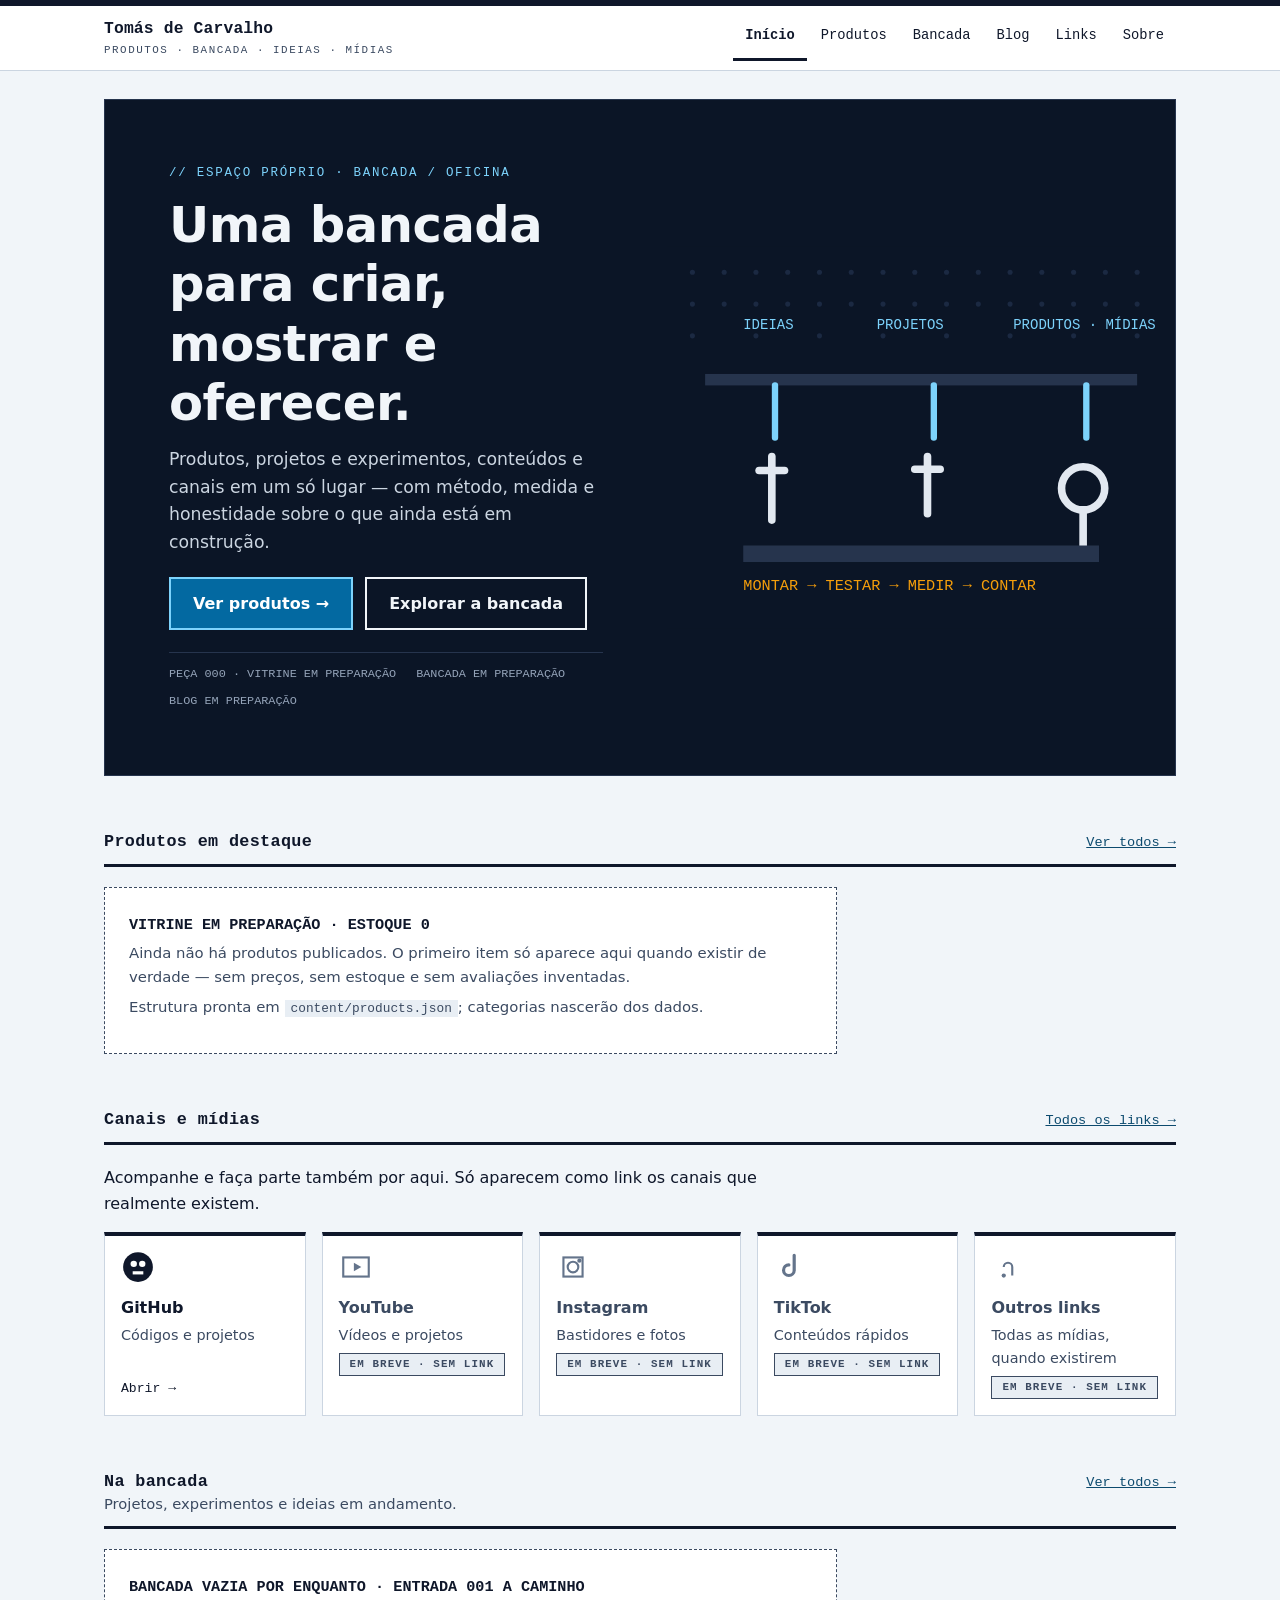
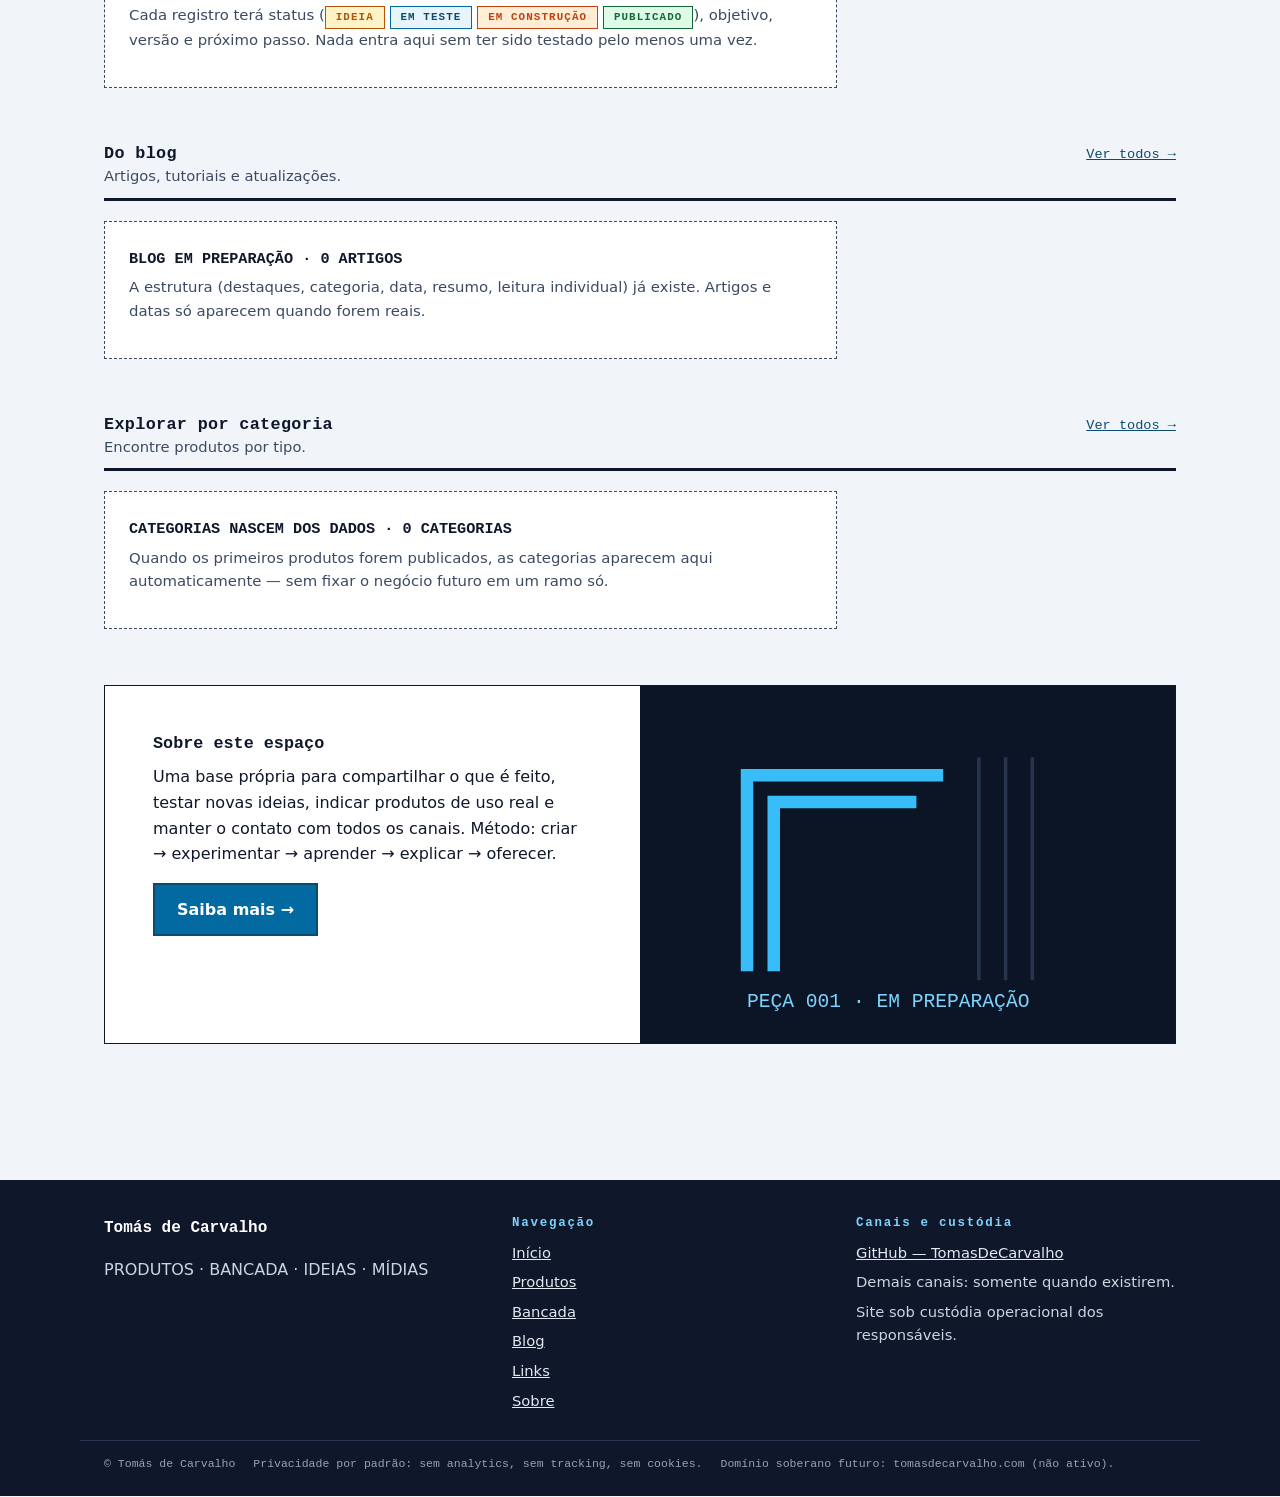
<file: index.html>
<!doctype html>
<html lang="pt-BR">
<head>
<meta charset="utf-8">
<meta name="viewport" content="width=device-width,initial-scale=1">
<title>Tomás de Carvalho — Uma bancada para criar, mostrar e oferecer</title>
<meta name="description" content="Espaço próprio de Tomás de Carvalho: produtos, projetos e experimentos da bancada, conteúdos e canais. Criar, experimentar, aprender, explicar e oferecer.">
<!-- CANONICAL-BASE transitória: aponta a publicação provisória vigente (SPEC-0002/ADR-0002). Na migração, trocar a base para https://tomasdecarvalho.com/ em todas as páginas. -->
<link rel="canonical" href="https://tomasdecarvalho.github.io/">
<meta property="og:type" content="website">
<meta property="og:locale" content="pt_BR">
<meta property="og:site_name" content="Tomás de Carvalho">
<meta property="og:title" content="Tomás de Carvalho — Uma bancada para criar, mostrar e oferecer">
<meta property="og:description" content="Produtos, projetos e experimentos da bancada, conteúdos e canais em um só lugar.">
<meta property="og:url" content="https://tomasdecarvalho.github.io/">
<meta name="theme-color" content="#0f172a">
<link rel="icon" type="image/svg+xml" href="assets/favicon.svg">
<link rel="stylesheet" href="assets/styles.css">
<script src="assets/site.js" defer></script>
</head>
<body>
<a class="skip" href="#conteudo">Pular para o conteúdo</a>
<header class="topbar">
<div class="topbar-in">
<p class="brand"><a href="/">Tomás de Carvalho<small>PRODUTOS · BANCADA · IDEIAS · MÍDIAS</small></a></p>
<button class="menu-btn" type="button" aria-expanded="false" aria-controls="nav-principal">☰ Menu</button>
<nav class="nav-main" id="nav-principal" aria-label="Principal">
<a href="/" aria-current="page">Início</a>
<a href="/produtos/">Produtos</a>
<a href="/bancada/">Bancada</a>
<a href="/blog/">Blog</a>
<a href="/links/">Links</a>
<a href="/sobre/">Sobre</a>
</nav>
</div>
</header>
<div class="wrap">
<main id="conteudo">

<section class="hero" aria-labelledby="t-hero">
<div class="hero-copy">
<p class="eyebrow">// ESPAÇO PRÓPRIO · BANCADA / OFICINA</p>
<h1 id="t-hero">Uma bancada para criar, mostrar e oferecer.</h1>
<p class="lead">Produtos, projetos e experimentos, conteúdos e canais em um só lugar — com método, medida e honestidade sobre o que ainda está em construção.</p>
<p class="cta-row">
<a class="btn" href="/produtos/">Ver produtos →</a>
<a class="btn ghost" href="/bancada/">Explorar a bancada</a>
</p>
<p class="hero-meta"><span>PEÇA 000 · VITRINE EM PREPARAÇÃO</span><span>BANCADA EM PREPARAÇÃO</span><span>BLOG EM PREPARAÇÃO</span></p>
</div>
<figure class="hero-art" aria-label="Ilustração original: parede de bancada com ferramentas geométricas e etiquetas de seção">
<svg viewBox="0 0 800 600" role="img" aria-hidden="true" focusable="false" preserveAspectRatio="xMidYMid meet">
<rect width="800" height="600" fill="#0b1526"/>
<g fill="#1b2942"><circle cx="40" cy="40" r="4"/><circle cx="90" cy="40" r="4"/><circle cx="140" cy="40" r="4"/><circle cx="190" cy="40" r="4"/><circle cx="240" cy="40" r="4"/><circle cx="290" cy="40" r="4"/><circle cx="340" cy="40" r="4"/><circle cx="390" cy="40" r="4"/><circle cx="440" cy="40" r="4"/><circle cx="490" cy="40" r="4"/><circle cx="540" cy="40" r="4"/><circle cx="590" cy="40" r="4"/><circle cx="640" cy="40" r="4"/><circle cx="690" cy="40" r="4"/><circle cx="740" cy="40" r="4"/><circle cx="40" cy="90" r="4"/><circle cx="90" cy="90" r="4"/><circle cx="140" cy="90" r="4"/><circle cx="190" cy="90" r="4"/><circle cx="240" cy="90" r="4"/><circle cx="290" cy="90" r="4"/><circle cx="340" cy="90" r="4"/><circle cx="390" cy="90" r="4"/><circle cx="440" cy="90" r="4"/><circle cx="490" cy="90" r="4"/><circle cx="540" cy="90" r="4"/><circle cx="590" cy="90" r="4"/><circle cx="640" cy="90" r="4"/><circle cx="690" cy="90" r="4"/><circle cx="740" cy="90" r="4"/><circle cx="40" cy="140" r="4"/><circle cx="140" cy="140" r="4"/><circle cx="240" cy="140" r="4"/><circle cx="340" cy="140" r="4"/><circle cx="440" cy="140" r="4"/><circle cx="540" cy="140" r="4"/><circle cx="640" cy="140" r="4"/><circle cx="740" cy="140" r="4"/></g>
<rect x="60" y="200" width="680" height="18" fill="#26344d"/>
<g stroke="#7dd3fc" stroke-width="10" stroke-linecap="round"><line x1="170" y1="218" x2="170" y2="300"/><line x1="420" y1="218" x2="420" y2="300"/><line x1="660" y1="218" x2="660" y2="300"/></g>
<g fill="none" stroke="#e2e8f0" stroke-width="12" stroke-linecap="round">
<line x1="165" y1="330" x2="165" y2="430"/><line x1="145" y1="352" x2="185" y2="352"/>
<path d="M410 330 v90 M390 350 h40"/>
<circle cx="655" cy="380" r="34"/><line x1="655" y1="414" x2="655" y2="470"/>
</g>
<rect x="120" y="470" width="560" height="26" fill="#26344d"/>
<g font-family="ui-monospace,Menlo,Consolas,monospace" font-size="22" fill="#7dd3fc">
<text x="120" y="130">IDEIAS</text><text x="330" y="130">PROJETOS</text><text x="545" y="130">PRODUTOS · MÍDIAS</text>
</g>
<g font-family="ui-monospace,Menlo,Consolas,monospace" font-size="24" fill="#f59e0b">
<text x="120" y="540">MONTAR → TESTAR → MEDIR → CONTAR</text>
</g>
</svg>
</figure>
</section>

<section class="section" aria-labelledby="t-prod">
<div class="section-head"><h2 id="t-prod">Produtos em destaque</h2><a class="more" href="/produtos/">Ver todos →</a></div>
<div class="empty" role="status">
<h3>VITRINE EM PREPARAÇÃO · ESTOQUE 0</h3>
<p>Ainda não há produtos publicados. O primeiro item só aparece aqui quando existir de verdade — sem preços, sem estoque e sem avaliações inventadas.</p>
<p>Estrutura pronta em <code>content/products.json</code>; categorias nascerão dos dados.</p>
</div>
</section>

<section class="section" aria-labelledby="t-hub">
<div class="section-head"><h2 id="t-hub">Canais e mídias</h2><a class="more" href="/links/">Todos os links →</a></div>
<p>Acompanhe e faça parte também por aqui. Só aparecem como link os canais que realmente existem.</p>
<div class="hub">
<article class="card"><a class="card-hit" href="https://github.com/TomasDeCarvalho" rel="me"><svg class="glyph" viewBox="0 0 32 32" aria-hidden="true" focusable="false"><circle cx="16" cy="16" r="14" fill="#0f172a"/><circle cx="12" cy="13" r="3" fill="#fff"/><circle cx="20" cy="13" r="3" fill="#fff"/><rect x="11" y="20" width="10" height="3" fill="#fff"/></svg><div class="card-body"><h3>GitHub</h3><p>Códigos e projetos</p><span class="card-link">Abrir →</span></div></a></article>
<article class="card inactive"><svg class="glyph" viewBox="0 0 32 32" aria-hidden="true" focusable="false"><rect x="4" y="7" width="24" height="18" fill="none" stroke="#64748b" stroke-width="2"/><polygon points="14,12 14,20 21,16" fill="#64748b"/></svg><div class="card-body"><h3>YouTube</h3><p>Vídeos e projetos</p><span class="chip st-soon">EM BREVE · SEM LINK</span></div></article>
<article class="card inactive"><svg class="glyph" viewBox="0 0 32 32" aria-hidden="true" focusable="false"><rect x="7" y="7" width="18" height="18" fill="none" stroke="#64748b" stroke-width="2"/><circle cx="16" cy="16" r="5" fill="none" stroke="#64748b" stroke-width="2"/><circle cx="22" cy="10" r="2" fill="#64748b"/></svg><div class="card-body"><h3>Instagram</h3><p>Bastidores e fotos</p><span class="chip st-soon">EM BREVE · SEM LINK</span></div></article>
<article class="card inactive"><svg class="glyph" viewBox="0 0 32 32" aria-hidden="true" focusable="false"><path d="M19 5v14a5 5 0 1 1-5-5" fill="none" stroke="#64748b" stroke-width="3" stroke-linecap="round"/></svg><div class="card-body"><h3>TikTok</h3><p>Conteúdos rápidos</p><span class="chip st-soon">EM BREVE · SEM LINK</span></div></article>
<article class="card inactive"><svg class="glyph" viewBox="0 0 32 32" aria-hidden="true" focusable="false"><path d="M12 16a4 4 0 0 1 8 0v8" fill="none" stroke="#64748b" stroke-width="2"/><circle cx="12" cy="24" r="2" fill="#64748b"/></svg><div class="card-body"><h3>Outros links</h3><p>Todas as mídias, quando existirem</p><span class="chip st-soon">EM BREVE · SEM LINK</span></div></article>
</div>
</section>

<section class="section" aria-labelledby="t-bench">
<div class="section-head"><div><h2 id="t-bench">Na bancada</h2><p>Projetos, experimentos e ideias em andamento.</p></div><a class="more" href="/bancada/">Ver todos →</a></div>
<div class="empty" role="status">
<h3>BANCADA VAZIA POR ENQUANTO · ENTRADA 001 A CAMINHO</h3>
<p>Cada registro terá status (<span class="chip st-ideia">IDEIA</span> <span class="chip st-teste">EM TESTE</span> <span class="chip st-obra">EM CONSTRUÇÃO</span> <span class="chip st-pub">PUBLICADO</span>), objetivo, versão e próximo passo. Nada entra aqui sem ter sido testado pelo menos uma vez.</p>
</div>
</section>

<section class="section" aria-labelledby="t-blog">
<div class="section-head"><div><h2 id="t-blog">Do blog</h2><p>Artigos, tutoriais e atualizações.</p></div><a class="more" href="/blog/">Ver todos →</a></div>
<div class="empty" role="status">
<h3>BLOG EM PREPARAÇÃO · 0 ARTIGOS</h3>
<p>A estrutura (destaques, categoria, data, resumo, leitura individual) já existe. Artigos e datas só aparecem quando forem reais.</p>
</div>
</section>

<section class="section" aria-labelledby="t-cats">
<div class="section-head"><div><h2 id="t-cats">Explorar por categoria</h2><p>Encontre produtos por tipo.</p></div><a class="more" href="/produtos/">Ver todos →</a></div>
<div class="empty" role="status">
<h3>CATEGORIAS NASCEM DOS DADOS · 0 CATEGORIAS</h3>
<p>Quando os primeiros produtos forem publicados, as categorias aparecem aqui automaticamente — sem fixar o negócio futuro em um ramo só.</p>
</div>
</section>

<section class="section" aria-labelledby="t-about">
<div class="band">
<div class="band-copy">
<h2 id="t-about">Sobre este espaço</h2>
<p>Uma base própria para compartilhar o que é feito, testar novas ideias, indicar produtos de uso real e manter o contato com todos os canais. Método: criar → experimentar → aprender → explicar → oferecer.</p>
<p><a class="btn light" href="/sobre/">Saiba mais →</a></p>
</div>
<figure class="band-fig" aria-label="Ilustração original: esquadro e régua geométricos sobre fundo escuro">
<svg viewBox="0 0 600 400" role="img" aria-hidden="true" focusable="false" preserveAspectRatio="xMidYMid slice">
<rect width="600" height="400" fill="#0b1526"/>
<g fill="none" stroke="#38bdf8" stroke-width="14"><path d="M120 320 L120 100 L340 100"/><path d="M150 320 L150 130 L310 130"/></g>
<g stroke="#26344d" stroke-width="4"><line x1="380" y1="80" x2="380" y2="330"/><line x1="410" y1="80" x2="410" y2="330"/><line x1="440" y1="80" x2="440" y2="330"/></g>
<g font-family="ui-monospace,Menlo,Consolas,monospace" font-size="22" fill="#7dd3fc"><text x="120" y="360">PEÇA 001 · EM PREPARAÇÃO</text></g>
</svg>
</figure>
</div>
</section>

</main>
</div>
<footer class="site">
<div class="foot-in">
<div><p class="foot-brand">Tomás de Carvalho</p><p>PRODUTOS · BANCADA · IDEIAS · MÍDIAS</p></div>
<nav aria-label="Rodapé"><h2>Navegação</h2><ul>
<li><a href="/">Início</a></li><li><a href="/produtos/">Produtos</a></li><li><a href="/bancada/">Bancada</a></li><li><a href="/blog/">Blog</a></li><li><a href="/links/">Links</a></li><li><a href="/sobre/">Sobre</a></li>
</ul></nav>
<div><h2>Canais e custódia</h2><ul>
<li><a href="https://github.com/TomasDeCarvalho" rel="me">GitHub — TomasDeCarvalho</a></li>
<li>Demais canais: somente quando existirem.</li>
<li>Site sob custódia operacional dos responsáveis.</li>
</ul></div>
</div>
<div class="foot-base"><span>© Tomás de Carvalho</span><span>Privacidade por padrão: sem analytics, sem tracking, sem cookies.</span><span>Domínio soberano futuro: tomasdecarvalho.com (não ativo).</span></div>
</footer>
</body>
</html>
</file>
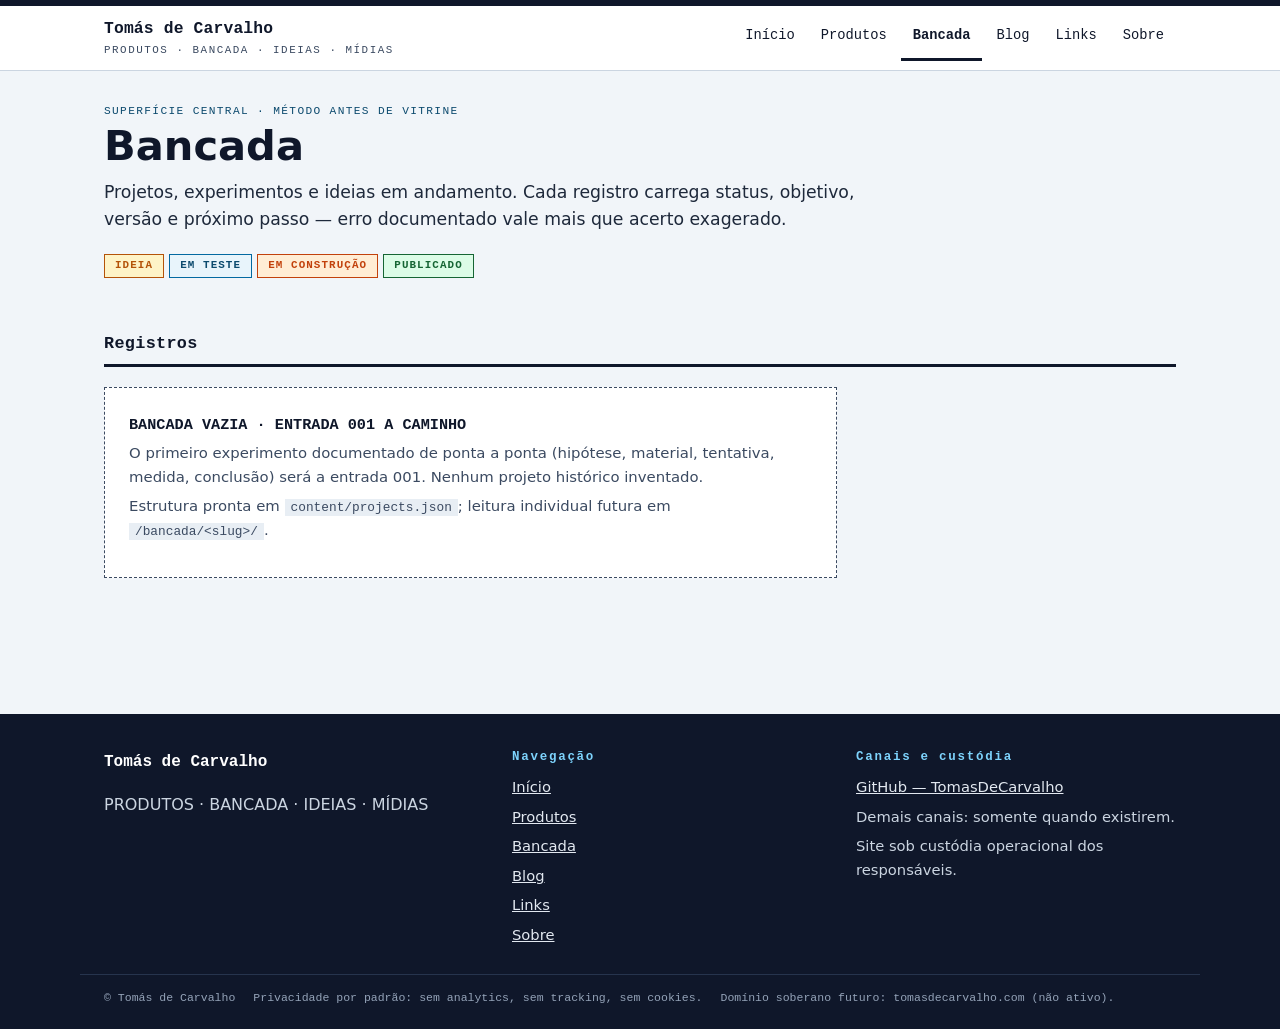
<file: bancada/index.html>
<!doctype html>
<html lang="pt-BR">
<head>
<meta charset="utf-8">
<meta name="viewport" content="width=device-width,initial-scale=1">
<title>Bancada — Tomás de Carvalho</title>
<meta name="description" content="A bancada de Tomás de Carvalho: projetos, experimentos e ideias com status, objetivo, versão e próximo passo. Método: hipótese, material, tentativa, medida, conclusão.">
<!-- CANONICAL-BASE transitória (ver index.html). -->
<link rel="canonical" href="https://tomasdecarvalho.github.io/bancada/">
<meta property="og:type" content="website">
<meta property="og:site_name" content="Tomás de Carvalho">
<meta property="og:title" content="Bancada — Tomás de Carvalho">
<meta property="og:description" content="Projetos, experimentos e ideias em andamento, com status e próximo passo.">
<meta property="og:url" content="https://tomasdecarvalho.github.io/bancada/">
<meta name="theme-color" content="#0f172a">
<link rel="icon" type="image/svg+xml" href="../assets/favicon.svg">
<link rel="stylesheet" href="../assets/styles.css">
<script src="../assets/site.js" defer></script>
</head>
<body>
<a class="skip" href="#conteudo">Pular para o conteúdo</a>
<header class="topbar">
<div class="topbar-in">
<p class="brand"><a href="/">Tomás de Carvalho<small>PRODUTOS · BANCADA · IDEIAS · MÍDIAS</small></a></p>
<button class="menu-btn" type="button" aria-expanded="false" aria-controls="nav-principal">☰ Menu</button>
<nav class="nav-main" id="nav-principal" aria-label="Principal">
<a href="/">Início</a>
<a href="/produtos/">Produtos</a>
<a href="/bancada/" aria-current="page">Bancada</a>
<a href="/blog/">Blog</a>
<a href="/links/">Links</a>
<a href="/sobre/">Sobre</a>
</nav>
</div>
</header>
<div class="wrap">
<main id="conteudo">
<section class="section" aria-labelledby="t-titulo" style="margin-top:32px">
<p class="kicker">SUPERFÍCIE CENTRAL · MÉTODO ANTES DE VITRINE</p>
<h1 id="t-titulo" style="font-size:clamp(1.7rem,4vw,2.6rem)">Bancada</h1>
<p class="lead" style="font-size:1.08rem;color:#1e293b">Projetos, experimentos e ideias em andamento. Cada registro carrega status, objetivo, versão e próximo passo — erro documentado vale mais que acerto exagerado.</p>
<p><span class="chip st-ideia">IDEIA</span> <span class="chip st-teste">EM TESTE</span> <span class="chip st-obra">EM CONSTRUÇÃO</span> <span class="chip st-pub">PUBLICADO</span></p>
</section>
<section class="section" aria-labelledby="t-itens">
<div class="section-head"><h2 id="t-itens">Registros</h2></div>
<div class="empty" role="status">
<h3>BANCADA VAZIA · ENTRADA 001 A CAMINHO</h3>
<p>O primeiro experimento documentado de ponta a ponta (hipótese, material, tentativa, medida, conclusão) será a entrada 001. Nenhum projeto histórico inventado.</p>
<p>Estrutura pronta em <code>content/projects.json</code>; leitura individual futura em <code>/bancada/&lt;slug&gt;/</code>.</p>
</div>
</section>
</main>
</div>
<footer class="site">
<div class="foot-in">
<div><p class="foot-brand">Tomás de Carvalho</p><p>PRODUTOS · BANCADA · IDEIAS · MÍDIAS</p></div>
<nav aria-label="Rodapé"><h2>Navegação</h2><ul>
<li><a href="/">Início</a></li><li><a href="/produtos/">Produtos</a></li><li><a href="/bancada/">Bancada</a></li><li><a href="/blog/">Blog</a></li><li><a href="/links/">Links</a></li><li><a href="/sobre/">Sobre</a></li>
</ul></nav>
<div><h2>Canais e custódia</h2><ul>
<li><a href="https://github.com/TomasDeCarvalho" rel="me">GitHub — TomasDeCarvalho</a></li>
<li>Demais canais: somente quando existirem.</li>
<li>Site sob custódia operacional dos responsáveis.</li>
</ul></div>
</div>
<div class="foot-base"><span>© Tomás de Carvalho</span><span>Privacidade por padrão: sem analytics, sem tracking, sem cookies.</span><span>Domínio soberano futuro: tomasdecarvalho.com (não ativo).</span></div>
</footer>
</body>
</html>
</file>
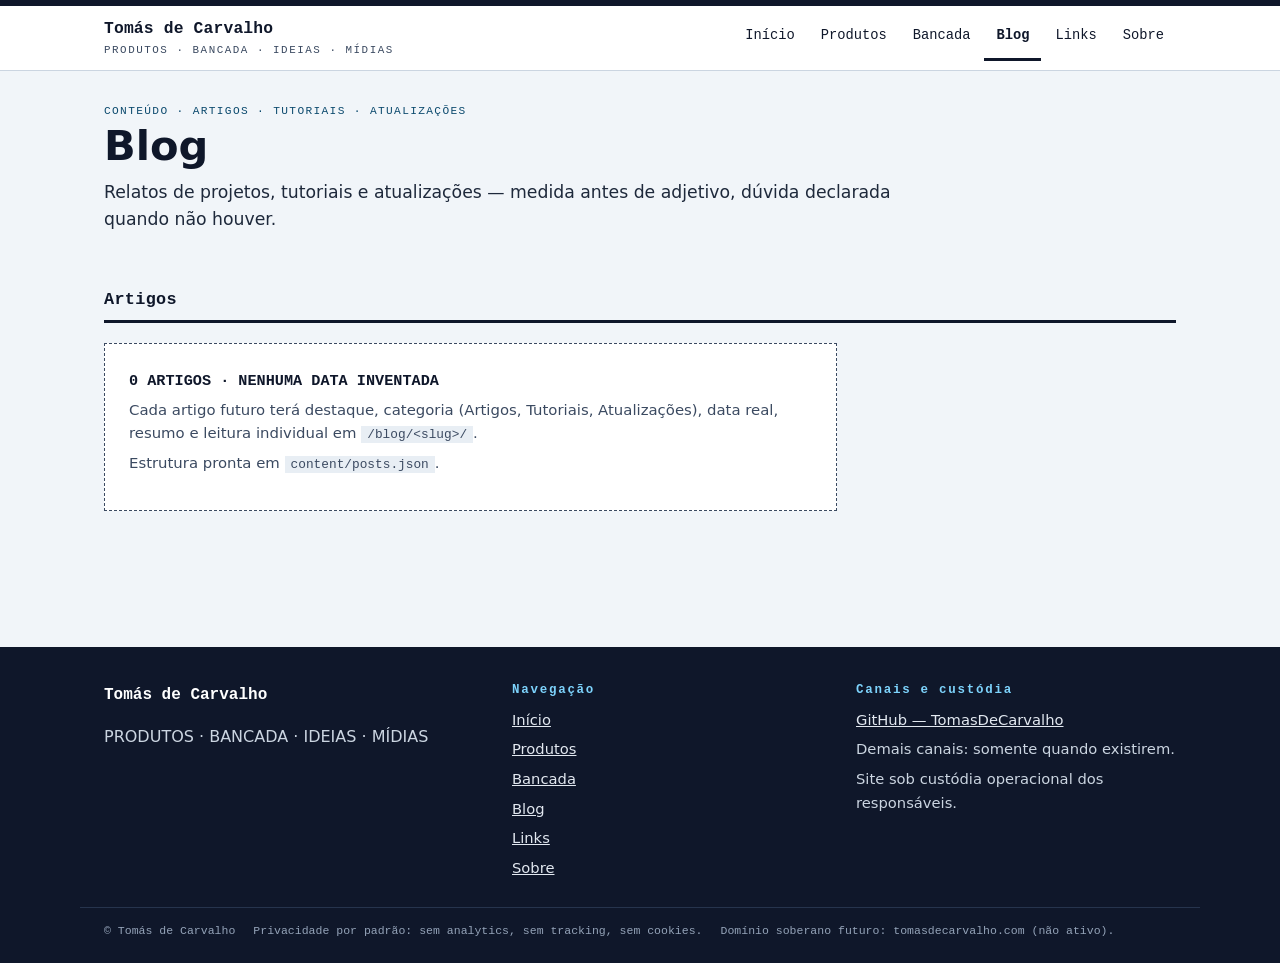
<file: blog/index.html>
<!doctype html>
<html lang="pt-BR">
<head>
<meta charset="utf-8">
<meta name="viewport" content="width=device-width,initial-scale=1">
<title>Blog — Tomás de Carvalho</title>
<meta name="description" content="Blog de Tomás de Carvalho: artigos, tutoriais e atualizações sobre projetos e aprendizados da bancada. Estrutura pronta, conteúdo real a caminho.">
<!-- CANONICAL-BASE transitória (ver index.html). -->
<link rel="canonical" href="https://tomasdecarvalho.github.io/blog/">
<meta property="og:type" content="website">
<meta property="og:site_name" content="Tomás de Carvalho">
<meta property="og:title" content="Blog — Tomás de Carvalho">
<meta property="og:description" content="Artigos, tutoriais e atualizações: estrutura pronta, conteúdo real a caminho.">
<meta property="og:url" content="https://tomasdecarvalho.github.io/blog/">
<meta name="theme-color" content="#0f172a">
<link rel="icon" type="image/svg+xml" href="../assets/favicon.svg">
<link rel="stylesheet" href="../assets/styles.css">
<script src="../assets/site.js" defer></script>
</head>
<body>
<a class="skip" href="#conteudo">Pular para o conteúdo</a>
<header class="topbar">
<div class="topbar-in">
<p class="brand"><a href="/">Tomás de Carvalho<small>PRODUTOS · BANCADA · IDEIAS · MÍDIAS</small></a></p>
<button class="menu-btn" type="button" aria-expanded="false" aria-controls="nav-principal">☰ Menu</button>
<nav class="nav-main" id="nav-principal" aria-label="Principal">
<a href="/">Início</a>
<a href="/produtos/">Produtos</a>
<a href="/bancada/">Bancada</a>
<a href="/blog/" aria-current="page">Blog</a>
<a href="/links/">Links</a>
<a href="/sobre/">Sobre</a>
</nav>
</div>
</header>
<div class="wrap">
<main id="conteudo">
<section class="section" aria-labelledby="t-titulo" style="margin-top:32px">
<p class="kicker">CONTEÚDO · ARTIGOS · TUTORIAIS · ATUALIZAÇÕES</p>
<h1 id="t-titulo" style="font-size:clamp(1.7rem,4vw,2.6rem)">Blog</h1>
<p class="lead" style="font-size:1.08rem;color:#1e293b">Relatos de projetos, tutoriais e atualizações — medida antes de adjetivo, dúvida declarada quando não houver.</p>
</section>
<section class="section" aria-labelledby="t-artigos">
<div class="section-head"><h2 id="t-artigos">Artigos</h2></div>
<div class="empty" role="status">
<h3>0 ARTIGOS · NENHUMA DATA INVENTADA</h3>
<p>Cada artigo futuro terá destaque, categoria (Artigos, Tutoriais, Atualizações), data real, resumo e leitura individual em <code>/blog/&lt;slug&gt;/</code>.</p>
<p>Estrutura pronta em <code>content/posts.json</code>.</p>
</div>
</section>
</main>
</div>
<footer class="site">
<div class="foot-in">
<div><p class="foot-brand">Tomás de Carvalho</p><p>PRODUTOS · BANCADA · IDEIAS · MÍDIAS</p></div>
<nav aria-label="Rodapé"><h2>Navegação</h2><ul>
<li><a href="/">Início</a></li><li><a href="/produtos/">Produtos</a></li><li><a href="/bancada/">Bancada</a></li><li><a href="/blog/">Blog</a></li><li><a href="/links/">Links</a></li><li><a href="/sobre/">Sobre</a></li>
</ul></nav>
<div><h2>Canais e custódia</h2><ul>
<li><a href="https://github.com/TomasDeCarvalho" rel="me">GitHub — TomasDeCarvalho</a></li>
<li>Demais canais: somente quando existirem.</li>
<li>Site sob custódia operacional dos responsáveis.</li>
</ul></div>
</div>
<div class="foot-base"><span>© Tomás de Carvalho</span><span>Privacidade por padrão: sem analytics, sem tracking, sem cookies.</span><span>Domínio soberano futuro: tomasdecarvalho.com (não ativo).</span></div>
</footer>
</body>
</html>
</file>
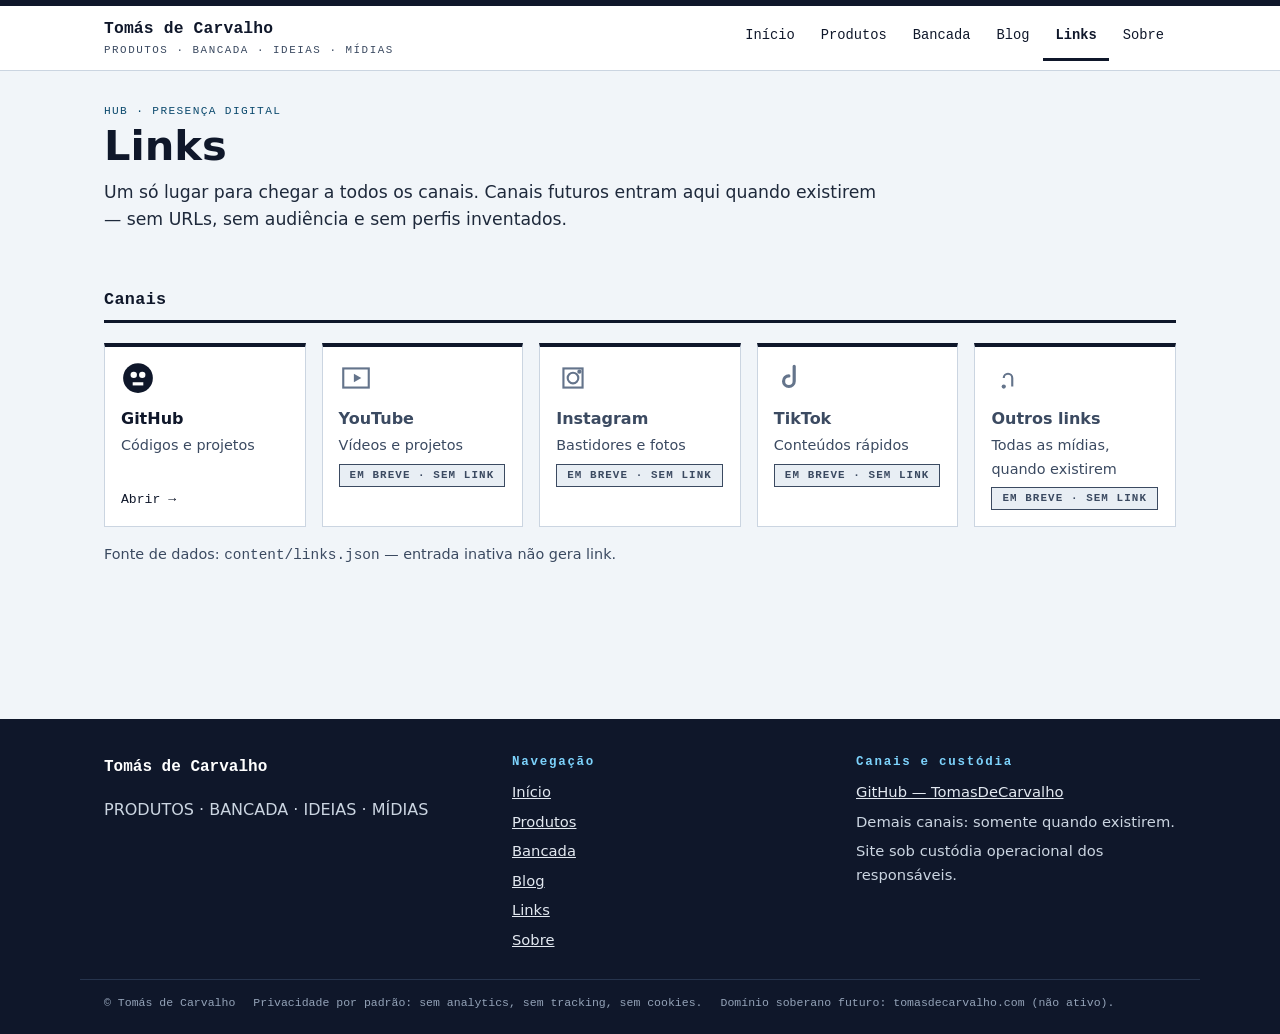
<file: links/index.html>
<!doctype html>
<html lang="pt-BR">
<head>
<meta charset="utf-8">
<meta name="viewport" content="width=device-width,initial-scale=1">
<title>Links — Tomás de Carvalho</title>
<meta name="description" content="Hub de presença digital de Tomás de Carvalho: ponto central de acesso aos canais e mídias que realmente existem.">
<!-- CANONICAL-BASE transitória (ver index.html). -->
<link rel="canonical" href="https://tomasdecarvalho.github.io/links/">
<meta property="og:type" content="website">
<meta property="og:site_name" content="Tomás de Carvalho">
<meta property="og:title" content="Links — Tomás de Carvalho">
<meta property="og:description" content="Hub de canais e mídias: só links reais, sem perfis inventados.">
<meta property="og:url" content="https://tomasdecarvalho.github.io/links/">
<meta name="theme-color" content="#0f172a">
<link rel="icon" type="image/svg+xml" href="../assets/favicon.svg">
<link rel="stylesheet" href="../assets/styles.css">
<script src="../assets/site.js" defer></script>
</head>
<body>
<a class="skip" href="#conteudo">Pular para o conteúdo</a>
<header class="topbar">
<div class="topbar-in">
<p class="brand"><a href="/">Tomás de Carvalho<small>PRODUTOS · BANCADA · IDEIAS · MÍDIAS</small></a></p>
<button class="menu-btn" type="button" aria-expanded="false" aria-controls="nav-principal">☰ Menu</button>
<nav class="nav-main" id="nav-principal" aria-label="Principal">
<a href="/">Início</a>
<a href="/produtos/">Produtos</a>
<a href="/bancada/">Bancada</a>
<a href="/blog/">Blog</a>
<a href="/links/" aria-current="page">Links</a>
<a href="/sobre/">Sobre</a>
</nav>
</div>
</header>
<div class="wrap">
<main id="conteudo">
<section class="section" aria-labelledby="t-titulo" style="margin-top:32px">
<p class="kicker">HUB · PRESENÇA DIGITAL</p>
<h1 id="t-titulo" style="font-size:clamp(1.7rem,4vw,2.6rem)">Links</h1>
<p class="lead" style="font-size:1.08rem;color:#1e293b">Um só lugar para chegar a todos os canais. Canais futuros entram aqui quando existirem — sem URLs, sem audiência e sem perfis inventados.</p>
</section>
<section class="section" aria-labelledby="t-canais">
<div class="section-head"><h2 id="t-canais">Canais</h2></div>
<div class="hub">
<article class="card"><a class="card-hit" href="https://github.com/TomasDeCarvalho" rel="me"><svg class="glyph" viewBox="0 0 32 32" aria-hidden="true" focusable="false"><circle cx="16" cy="16" r="14" fill="#0f172a"/><circle cx="12" cy="13" r="3" fill="#fff"/><circle cx="20" cy="13" r="3" fill="#fff"/><rect x="11" y="20" width="10" height="3" fill="#fff"/></svg><div class="card-body"><h3>GitHub</h3><p>Códigos e projetos</p><span class="card-link">Abrir →</span></div></a></article>
<article class="card inactive"><svg class="glyph" viewBox="0 0 32 32" aria-hidden="true" focusable="false"><rect x="4" y="7" width="24" height="18" fill="none" stroke="#64748b" stroke-width="2"/><polygon points="14,12 14,20 21,16" fill="#64748b"/></svg><div class="card-body"><h3>YouTube</h3><p>Vídeos e projetos</p><span class="chip st-soon">EM BREVE · SEM LINK</span></div></article>
<article class="card inactive"><svg class="glyph" viewBox="0 0 32 32" aria-hidden="true" focusable="false"><rect x="7" y="7" width="18" height="18" fill="none" stroke="#64748b" stroke-width="2"/><circle cx="16" cy="16" r="5" fill="none" stroke="#64748b" stroke-width="2"/><circle cx="22" cy="10" r="2" fill="#64748b"/></svg><div class="card-body"><h3>Instagram</h3><p>Bastidores e fotos</p><span class="chip st-soon">EM BREVE · SEM LINK</span></div></article>
<article class="card inactive"><svg class="glyph" viewBox="0 0 32 32" aria-hidden="true" focusable="false"><path d="M19 5v14a5 5 0 1 1-5-5" fill="none" stroke="#64748b" stroke-width="3" stroke-linecap="round"/></svg><div class="card-body"><h3>TikTok</h3><p>Conteúdos rápidos</p><span class="chip st-soon">EM BREVE · SEM LINK</span></div></article>
<article class="card inactive"><svg class="glyph" viewBox="0 0 32 32" aria-hidden="true" focusable="false"><path d="M12 16a4 4 0 0 1 8 0v8" fill="none" stroke="#64748b" stroke-width="2"/><circle cx="12" cy="24" r="2" fill="#64748b"/></svg><div class="card-body"><h3>Outros links</h3><p>Todas as mídias, quando existirem</p><span class="chip st-soon">EM BREVE · SEM LINK</span></div></article>
</div>
<p style="margin-top:16px;color:var(--muted);font-size:.9rem">Fonte de dados: <code style="font-family:var(--mono)">content/links.json</code> — entrada inativa não gera link.</p>
</section>
</main>
</div>
<footer class="site">
<div class="foot-in">
<div><p class="foot-brand">Tomás de Carvalho</p><p>PRODUTOS · BANCADA · IDEIAS · MÍDIAS</p></div>
<nav aria-label="Rodapé"><h2>Navegação</h2><ul>
<li><a href="/">Início</a></li><li><a href="/produtos/">Produtos</a></li><li><a href="/bancada/">Bancada</a></li><li><a href="/blog/">Blog</a></li><li><a href="/links/">Links</a></li><li><a href="/sobre/">Sobre</a></li>
</ul></nav>
<div><h2>Canais e custódia</h2><ul>
<li><a href="https://github.com/TomasDeCarvalho" rel="me">GitHub — TomasDeCarvalho</a></li>
<li>Demais canais: somente quando existirem.</li>
<li>Site sob custódia operacional dos responsáveis.</li>
</ul></div>
</div>
<div class="foot-base"><span>© Tomás de Carvalho</span><span>Privacidade por padrão: sem analytics, sem tracking, sem cookies.</span><span>Domínio soberano futuro: tomasdecarvalho.com (não ativo).</span></div>
</footer>
</body>
</html>
</file>
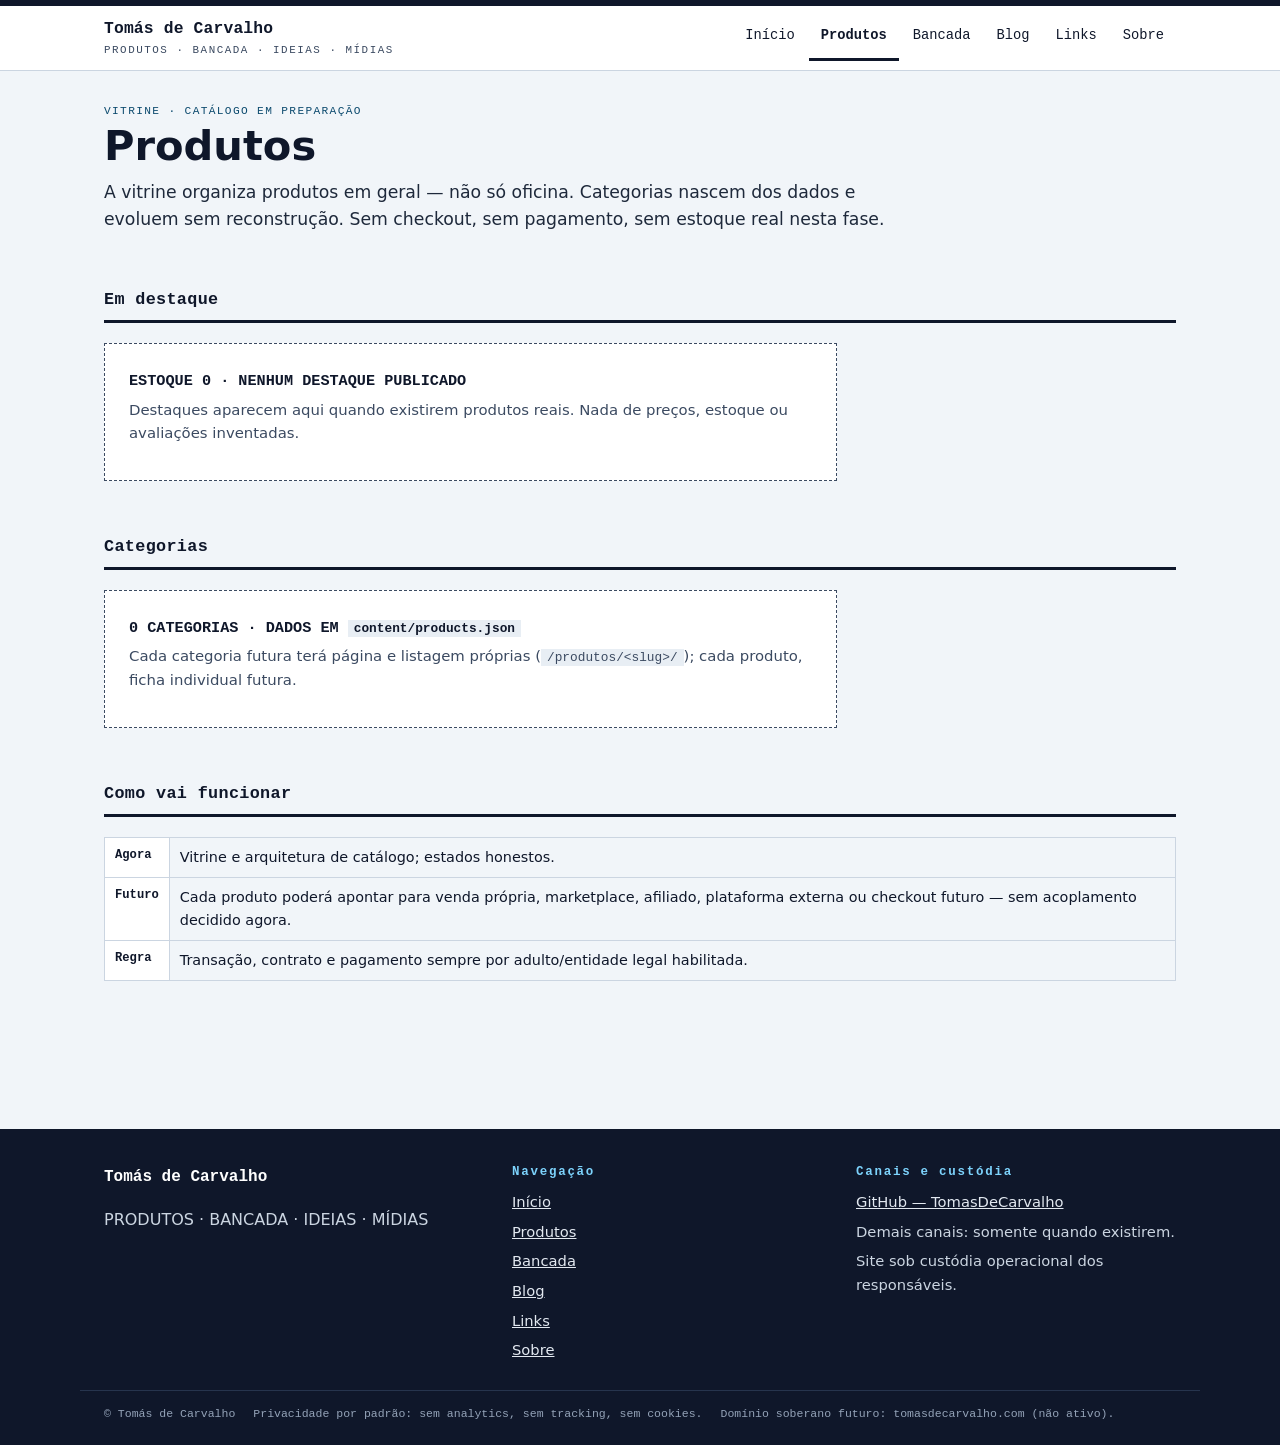
<file: produtos/index.html>
<!doctype html>
<html lang="pt-BR">
<head>
<meta charset="utf-8">
<meta name="viewport" content="width=device-width,initial-scale=1">
<title>Produtos — Tomás de Carvalho</title>
<meta name="description" content="Vitrine de produtos de Tomás de Carvalho: catálogo em preparação, organizado por categorias vindas dos dados. Sem checkout nesta fase.">
<!-- CANONICAL-BASE transitória (ver index.html). -->
<link rel="canonical" href="https://tomasdecarvalho.github.io/produtos/">
<meta property="og:type" content="website">
<meta property="og:site_name" content="Tomás de Carvalho">
<meta property="og:title" content="Produtos — Tomás de Carvalho">
<meta property="og:description" content="Vitrine de produtos em preparação: arquitetura de catálogo pronta, sem itens inventados.">
<meta property="og:url" content="https://tomasdecarvalho.github.io/produtos/">
<meta name="theme-color" content="#0f172a">
<link rel="icon" type="image/svg+xml" href="../assets/favicon.svg">
<link rel="stylesheet" href="../assets/styles.css">
<script src="../assets/site.js" defer></script>
</head>
<body>
<a class="skip" href="#conteudo">Pular para o conteúdo</a>
<header class="topbar">
<div class="topbar-in">
<p class="brand"><a href="/">Tomás de Carvalho<small>PRODUTOS · BANCADA · IDEIAS · MÍDIAS</small></a></p>
<button class="menu-btn" type="button" aria-expanded="false" aria-controls="nav-principal">☰ Menu</button>
<nav class="nav-main" id="nav-principal" aria-label="Principal">
<a href="/">Início</a>
<a href="/produtos/" aria-current="page">Produtos</a>
<a href="/bancada/">Bancada</a>
<a href="/blog/">Blog</a>
<a href="/links/">Links</a>
<a href="/sobre/">Sobre</a>
</nav>
</div>
</header>
<div class="wrap">
<main id="conteudo">
<section class="section" aria-labelledby="t-titulo" style="margin-top:32px">
<p class="kicker">VITRINE · CATÁLOGO EM PREPARAÇÃO</p>
<h1 id="t-titulo" style="font-size:clamp(1.7rem,4vw,2.6rem)">Produtos</h1>
<p class="lead" style="font-size:1.08rem;color:#1e293b">A vitrine organiza produtos em geral — não só oficina. Categorias nascem dos dados e evoluem sem reconstrução. Sem checkout, sem pagamento, sem estoque real nesta fase.</p>
</section>
<section class="section" aria-labelledby="t-destaques">
<div class="section-head"><h2 id="t-destaques">Em destaque</h2></div>
<div class="empty" role="status">
<h3>ESTOQUE 0 · NENHUM DESTAQUE PUBLICADO</h3>
<p>Destaques aparecem aqui quando existirem produtos reais. Nada de preços, estoque ou avaliações inventadas.</p>
</div>
</section>
<section class="section" aria-labelledby="t-cats">
<div class="section-head"><h2 id="t-cats">Categorias</h2></div>
<div class="empty" role="status">
<h3>0 CATEGORIAS · DADOS EM <code>content/products.json</code></h3>
<p>Cada categoria futura terá página e listagem próprias (<code>/produtos/&lt;slug&gt;/</code>); cada produto, ficha individual futura.</p>
</div>
</section>
<section class="section" aria-labelledby="t-como">
<div class="section-head"><h2 id="t-como">Como vai funcionar</h2></div>
<table class="spec-table">
<tr><th scope="row">Agora</th><td>Vitrine e arquitetura de catálogo; estados honestos.</td></tr>
<tr><th scope="row">Futuro</th><td>Cada produto poderá apontar para venda própria, marketplace, afiliado, plataforma externa ou checkout futuro — sem acoplamento decidido agora.</td></tr>
<tr><th scope="row">Regra</th><td>Transação, contrato e pagamento sempre por adulto/entidade legal habilitada.</td></tr>
</table>
</section>
</main>
</div>
<footer class="site">
<div class="foot-in">
<div><p class="foot-brand">Tomás de Carvalho</p><p>PRODUTOS · BANCADA · IDEIAS · MÍDIAS</p></div>
<nav aria-label="Rodapé"><h2>Navegação</h2><ul>
<li><a href="/">Início</a></li><li><a href="/produtos/">Produtos</a></li><li><a href="/bancada/">Bancada</a></li><li><a href="/blog/">Blog</a></li><li><a href="/links/">Links</a></li><li><a href="/sobre/">Sobre</a></li>
</ul></nav>
<div><h2>Canais e custódia</h2><ul>
<li><a href="https://github.com/TomasDeCarvalho" rel="me">GitHub — TomasDeCarvalho</a></li>
<li>Demais canais: somente quando existirem.</li>
<li>Site sob custódia operacional dos responsáveis.</li>
</ul></div>
</div>
<div class="foot-base"><span>© Tomás de Carvalho</span><span>Privacidade por padrão: sem analytics, sem tracking, sem cookies.</span><span>Domínio soberano futuro: tomasdecarvalho.com (não ativo).</span></div>
</footer>
</body>
</html>
</file>
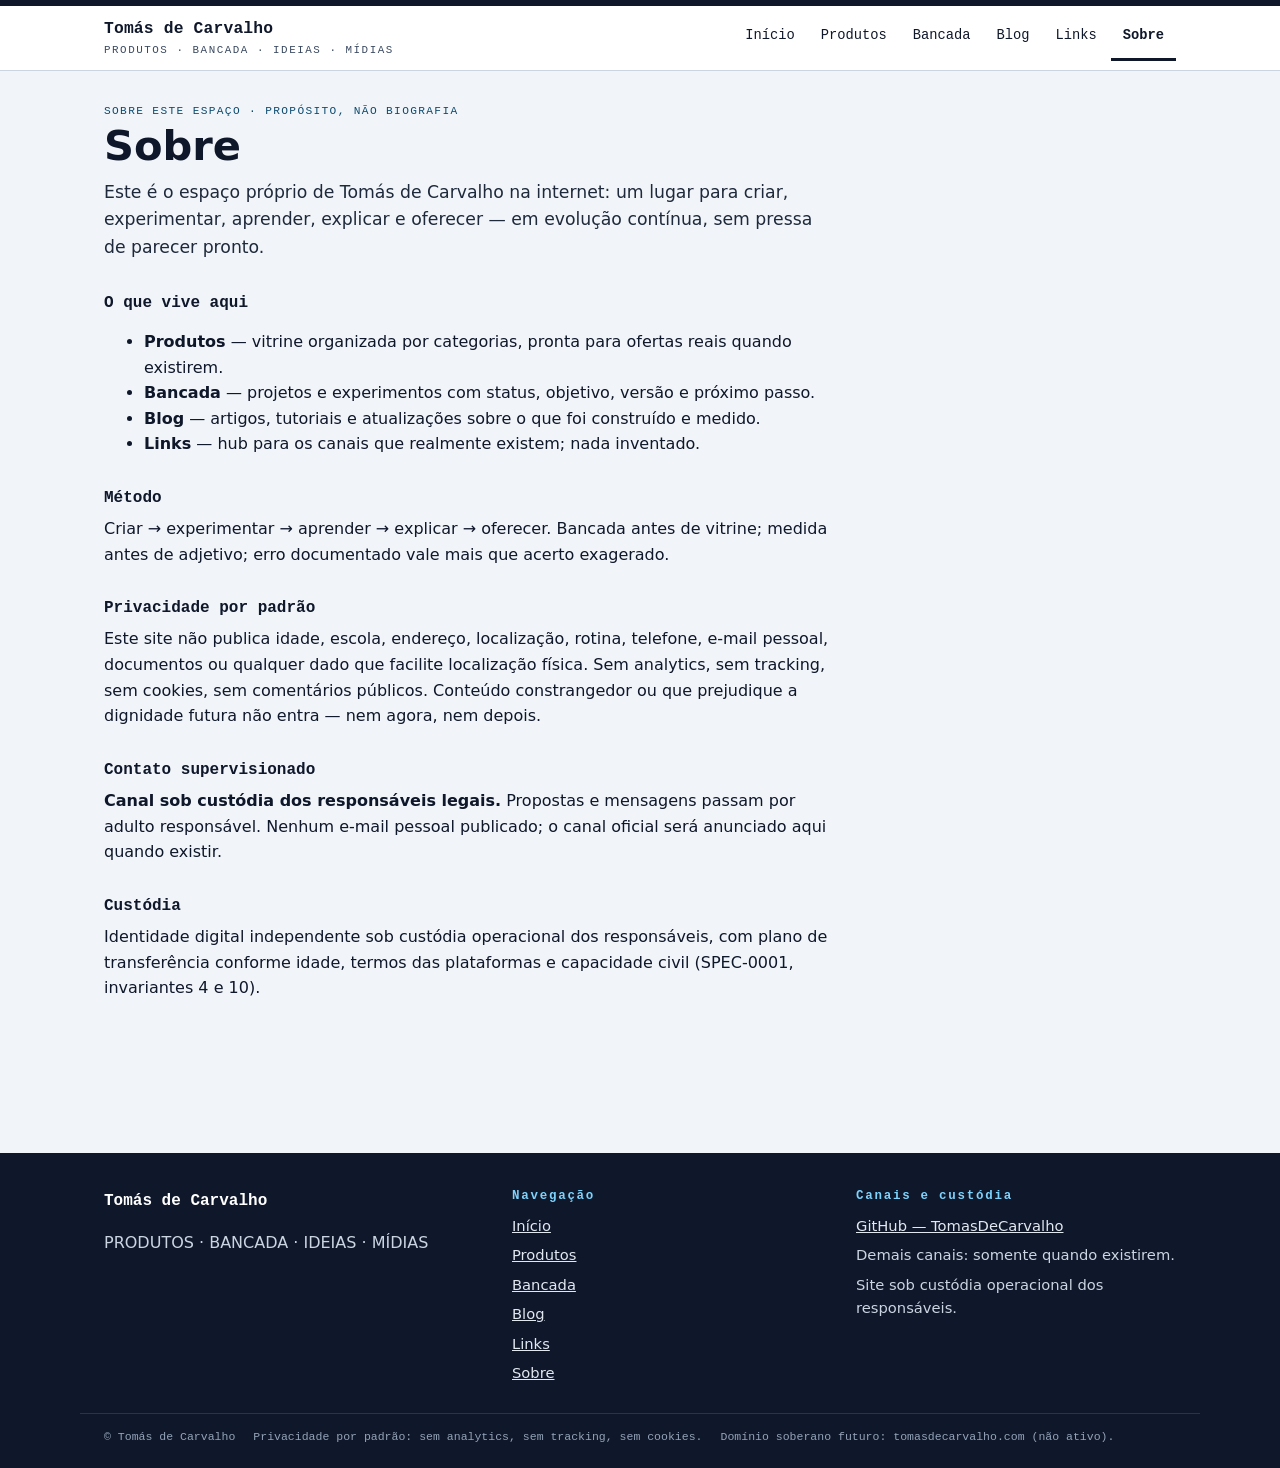
<file: sobre/index.html>
<!doctype html>
<html lang="pt-BR">
<head>
<meta charset="utf-8">
<meta name="viewport" content="width=device-width,initial-scale=1">
<title>Sobre — Tomás de Carvalho</title>
<meta name="description" content="Sobre este espaço: a base própria de Tomás de Carvalho para projetos, produtos, conteúdos e canais. Propósito, método, privacidade e contato supervisionado.">
<!-- CANONICAL-BASE transitória (ver index.html). -->
<link rel="canonical" href="https://tomasdecarvalho.github.io/sobre/">
<meta property="og:type" content="website">
<meta property="og:site_name" content="Tomás de Carvalho">
<meta property="og:title" content="Sobre — Tomás de Carvalho">
<meta property="og:description" content="O propósito deste espaço: projetos, produtos, conteúdos e canais em evolução contínua.">
<meta property="og:url" content="https://tomasdecarvalho.github.io/sobre/">
<meta name="theme-color" content="#0f172a">
<link rel="icon" type="image/svg+xml" href="../assets/favicon.svg">
<link rel="stylesheet" href="../assets/styles.css">
<script src="../assets/site.js" defer></script>
</head>
<body>
<a class="skip" href="#conteudo">Pular para o conteúdo</a>
<header class="topbar">
<div class="topbar-in">
<p class="brand"><a href="/">Tomás de Carvalho<small>PRODUTOS · BANCADA · IDEIAS · MÍDIAS</small></a></p>
<button class="menu-btn" type="button" aria-expanded="false" aria-controls="nav-principal">☰ Menu</button>
<nav class="nav-main" id="nav-principal" aria-label="Principal">
<a href="/">Início</a>
<a href="/produtos/">Produtos</a>
<a href="/bancada/">Bancada</a>
<a href="/blog/">Blog</a>
<a href="/links/">Links</a>
<a href="/sobre/" aria-current="page">Sobre</a>
</nav>
</div>
</header>
<div class="wrap">
<main id="conteudo">
<section class="section prose" aria-labelledby="t-titulo" style="margin-top:32px">
<p class="kicker">SOBRE ESTE ESPAÇO · PROPÓSITO, NÃO BIOGRAFIA</p>
<h1 id="t-titulo" style="font-size:clamp(1.7rem,4vw,2.6rem)">Sobre</h1>
<p class="lead" style="font-size:1.08rem;color:#1e293b">Este é o espaço próprio de Tomás de Carvalho na internet: um lugar para criar, experimentar, aprender, explicar e oferecer — em evolução contínua, sem pressa de parecer pronto.</p>
<h2>O que vive aqui</h2>
<ul>
<li><strong>Produtos</strong> — vitrine organizada por categorias, pronta para ofertas reais quando existirem.</li>
<li><strong>Bancada</strong> — projetos e experimentos com status, objetivo, versão e próximo passo.</li>
<li><strong>Blog</strong> — artigos, tutoriais e atualizações sobre o que foi construído e medido.</li>
<li><strong>Links</strong> — hub para os canais que realmente existem; nada inventado.</li>
</ul>
<h2>Método</h2>
<p>Criar → experimentar → aprender → explicar → oferecer. Bancada antes de vitrine; medida antes de adjetivo; erro documentado vale mais que acerto exagerado.</p>
<h2>Privacidade por padrão</h2>
<p>Este site não publica idade, escola, endereço, localização, rotina, telefone, e-mail pessoal, documentos ou qualquer dado que facilite localização física. Sem analytics, sem tracking, sem cookies, sem comentários públicos. Conteúdo constrangedor ou que prejudique a dignidade futura não entra — nem agora, nem depois.</p>
<h2>Contato supervisionado</h2>
<p><strong>Canal sob custódia dos responsáveis legais.</strong> Propostas e mensagens passam por adulto responsável. Nenhum e-mail pessoal publicado; o canal oficial será anunciado aqui quando existir.</p>
<h2>Custódia</h2>
<p>Identidade digital independente sob custódia operacional dos responsáveis, com plano de transferência conforme idade, termos das plataformas e capacidade civil (SPEC-0001, invariantes 4 e 10).</p>
</section>
</main>
</div>
<footer class="site">
<div class="foot-in">
<div><p class="foot-brand">Tomás de Carvalho</p><p>PRODUTOS · BANCADA · IDEIAS · MÍDIAS</p></div>
<nav aria-label="Rodapé"><h2>Navegação</h2><ul>
<li><a href="/">Início</a></li><li><a href="/produtos/">Produtos</a></li><li><a href="/bancada/">Bancada</a></li><li><a href="/blog/">Blog</a></li><li><a href="/links/">Links</a></li><li><a href="/sobre/">Sobre</a></li>
</ul></nav>
<div><h2>Canais e custódia</h2><ul>
<li><a href="https://github.com/TomasDeCarvalho" rel="me">GitHub — TomasDeCarvalho</a></li>
<li>Demais canais: somente quando existirem.</li>
<li>Site sob custódia operacional dos responsáveis.</li>
</ul></div>
</div>
<div class="foot-base"><span>© Tomás de Carvalho</span><span>Privacidade por padrão: sem analytics, sem tracking, sem cookies.</span><span>Domínio soberano futuro: tomasdecarvalho.com (não ativo).</span></div>
</footer>
</body>
</html>
</file>
<file: assets/styles.css>
/* Tomás de Carvalho — design system B (bancada/oficina contemporânea) · SPEC-0003 §6 */
:root{
  --bg:#f1f5f9; --panel:#ffffff; --panel-dim:#e8eef4;
  --ink:#0f172a; --muted:#3b4a61; --line:#cbd5e1; --line-strong:#0f172a;
  --accent:#0369a1; --accent-dark:#0c4a6e; --accent-ink:#e8f4fb;
  --amber:#b45309; --amber-bg:#fef3c7;
  --green:#166534; --green-bg:#dcfce7;
  --orange:#c2410c; --orange-bg:#ffedd5;
  --slate-bg:#0b1526; --slate-line:#26344d;
  --sans:system-ui,-apple-system,"Segoe UI",sans-serif;
  --mono:ui-monospace,SFMono-Regular,Menlo,Consolas,monospace;
  --max:1120px; --pad:24px;
  --r:0px; /* geometria reta: bancada */
}
*{box-sizing:border-box}
html{scroll-behavior:smooth}
@media(prefers-reduced-motion:reduce){html{scroll-behavior:auto}*{transition:none!important;animation:none!important}}
body{margin:0;background:var(--bg);color:var(--ink);font-family:var(--sans);line-height:1.6}
h1,h2,h3{line-height:1.2;margin:0 0 .5rem}
p{margin:0 0 1rem;max-width:72ch}
a{color:var(--accent-dark)}
a:hover{color:var(--accent)}
a:focus-visible,button:focus-visible{outline:3px solid var(--accent);outline-offset:2px}
.wrap{max-width:var(--max);margin:0 auto;padding:0 var(--pad) 72px}
.skip{position:absolute;left:-9999px;top:0;background:var(--ink);color:#fff;padding:10px 14px;z-index:50}
.skip:focus{left:12px;top:12px;color:#fff}

/* Header */
.topbar{border-top:6px solid var(--ink);background:var(--panel);border-bottom:1px solid var(--line)}
.topbar-in{max-width:var(--max);margin:0 auto;padding:0 var(--pad);display:flex;align-items:center;gap:16px;min-height:64px}
.brand{margin:0;font-family:var(--mono);font-weight:700;font-size:1.02rem;letter-spacing:.01em}
.brand a{color:var(--ink);text-decoration:none}
.brand small{display:block;font-weight:400;font-size:.68rem;color:var(--muted);letter-spacing:.14em}
.nav-main{display:flex;gap:2px;margin-left:auto}
.nav-main a{font-family:var(--mono);font-size:.86rem;color:var(--ink);text-decoration:none;padding:10px 12px;border-bottom:3px solid transparent;min-height:44px;display:inline-flex;align-items:center}
.nav-main a:hover{border-bottom-color:var(--accent)}
.nav-main a[aria-current="page"]{border-bottom-color:var(--ink);font-weight:700}
.menu-btn{display:none;margin-left:auto;background:var(--ink);color:#fff;border:0;font-family:var(--mono);font-size:.85rem;padding:10px 14px;min-height:44px;cursor:pointer}

/* Hero */
.hero{margin:28px 0 8px;background:var(--slate-bg);color:#f1f5f9;border:1px solid var(--slate-line);display:grid;grid-template-columns:1.05fr .95fr;overflow:hidden}
.hero-copy{padding:clamp(28px,5vw,64px)}
.eyebrow{font-family:var(--mono);font-size:.78rem;letter-spacing:.14em;color:#7dd3fc;margin:0 0 12px}
.hero h1{font-size:clamp(1.9rem,4.6vw,3.1rem);letter-spacing:-.01em;margin:0 0 12px}
.hero .lead{color:#cbd5e1;font-size:1.08rem;max-width:52ch}
.cta-row{display:flex;flex-wrap:wrap;gap:12px;margin-top:20px}
.btn{display:inline-flex;align-items:center;min-height:48px;padding:12px 22px;background:var(--accent);color:#fff;text-decoration:none;font-weight:700;border:2px solid #7dd3fc}
.btn:hover{background:var(--accent-dark);color:#fff}
.btn.ghost{background:transparent;color:#f1f5f9;border-color:#f1f5f9}
.btn.ghost:hover{background:#f1f5f9;color:var(--ink)}
.btn.light{background:var(--accent);border-color:var(--accent-dark)}
.hero-art{margin:0;min-height:280px;background:#0b1526}
.hero-art svg{display:block;width:100%;height:100%}
.hero-meta{display:flex;flex-wrap:wrap;gap:8px 20px;margin:22px 0 0;padding:12px 0 0;border-top:1px solid var(--slate-line);font-family:var(--mono);font-size:.74rem;color:#94a3b8}

/* Sections */
.section{margin-top:56px}
.section-head{display:flex;align-items:baseline;justify-content:space-between;gap:16px;border-bottom:3px solid var(--ink);padding-bottom:10px;margin-bottom:20px}
.section-head h2{font-family:var(--mono);font-size:1.05rem;letter-spacing:.02em;margin:0}
.section-head p{margin:0;color:var(--muted);font-size:.92rem}
.more{font-family:var(--mono);font-size:.85rem;white-space:nowrap}

/* Cards + grids */
.grid{display:grid;gap:16px;grid-template-columns:repeat(4,1fr)}
.grid.cols-3{grid-template-columns:repeat(3,1fr)}
.grid.cols-5{grid-template-columns:repeat(5,1fr)}
.card{background:var(--panel);border:1px solid var(--line);border-top:4px solid var(--ink);padding:0;display:flex;flex-direction:column}
.card-body{padding:14px 16px 16px;display:flex;flex-direction:column;gap:6px;flex:1}
.card h3{font-size:1rem;margin:0}
.card p{font-size:.9rem;color:var(--muted);margin:0}
.kicker{font-family:var(--mono);font-size:.7rem;letter-spacing:.12em;color:var(--accent-dark);margin:0}
.thumb{margin:0;background:var(--panel-dim);border-bottom:1px solid var(--line);aspect-ratio:16/9;display:flex;align-items:center;justify-content:center}
.thumb svg{width:100%;height:100%;display:block}
.chip{display:inline-block;font-family:var(--mono);font-size:.68rem;font-weight:700;letter-spacing:.1em;padding:2px 10px;border:1px solid var(--ink);background:#fff;color:var(--ink);align-self:flex-start}
.chip.st-ideia{background:var(--amber-bg);border-color:var(--amber);color:var(--amber)}
.chip.st-teste{background:var(--accent-ink);border-color:var(--accent);color:var(--accent-dark)}
.chip.st-obra{background:var(--orange-bg);border-color:var(--orange);color:var(--orange)}
.chip.st-pub{background:var(--green-bg);border-color:var(--green);color:var(--green)}
.chip.st-soon{background:var(--panel-dim);border-color:var(--muted);color:var(--muted)}
.card-link{font-family:var(--mono);font-size:.82rem;margin-top:auto;padding-top:8px}
a.card-hit{color:inherit;text-decoration:none;display:flex;flex-direction:column;flex:1}
a.card-hit:hover h3{color:var(--accent-dark);text-decoration:underline}

/* Empty states */
.empty{background:var(--panel);border:1px dashed var(--muted);padding:28px 24px;max-width:72ch}
.empty h3{font-family:var(--mono);font-size:.95rem;margin:0 0 8px}
.empty p{margin:0 0 6px;color:var(--muted);font-size:.93rem}
.empty code{font-family:var(--mono);font-size:.8rem;background:var(--panel-dim);padding:1px 6px}

/* Channel hub */
.hub{display:grid;gap:16px;grid-template-columns:repeat(5,1fr)}
.hub .card{align-items:flex-start}
.hub .glyph{width:34px;height:34px;margin:14px 16px 0}
.inactive{opacity:1}
.inactive .card-body{color:var(--muted)}

/* Category tiles */
.cats{display:grid;gap:12px;grid-template-columns:repeat(4,1fr)}
.cat{background:var(--panel);border:1px solid var(--line);padding:14px 16px;font-family:var(--mono);font-size:.86rem;display:flex;gap:10px;align-items:center;min-height:56px}
.cat svg{flex:0 0 22px}

/* About band */
.band{background:var(--panel);border:1px solid var(--line-strong);display:grid;grid-template-columns:1fr 1fr;overflow:hidden}
.band-copy{padding:clamp(24px,4vw,48px)}
.band-copy h2{font-family:var(--mono);font-size:1.05rem;margin:0 0 10px}
.band-fig{margin:0;background:var(--slate-bg);min-height:220px}
.band-fig svg{display:block;width:100%;height:100%}

/* Footer */
footer.site{margin-top:64px;background:var(--ink);color:#cbd5e1}
.foot-in{max-width:var(--max);margin:0 auto;padding:36px var(--pad) 28px;display:grid;gap:24px;grid-template-columns:1.2fr 1fr 1fr}
.foot-in h2{font-family:var(--mono);font-size:.78rem;letter-spacing:.14em;color:#7dd3fc;margin:0 0 10px}
.foot-in ul{list-style:none;margin:0;padding:0;display:grid;gap:6px;font-size:.92rem}
.foot-in a{color:#e2e8f0}
.foot-brand{font-family:var(--mono);color:#fff;font-weight:700}
.foot-base{max-width:var(--max);margin:0 auto;padding:14px var(--pad) 22px;border-top:1px solid var(--slate-line);font-family:var(--mono);font-size:.72rem;color:#94a3b8;display:flex;flex-wrap:wrap;gap:4px 18px}

/* Prose pages */
.prose{max-width:72ch}
.prose h2{font-family:var(--mono);font-size:1rem;margin:32px 0 8px}
.spec-table{width:100%;border-collapse:collapse;font-size:.9rem;margin:12px 0}
.spec-table th,.spec-table td{border:1px solid var(--line);padding:8px 10px;text-align:left;vertical-align:top}
.spec-table th{font-family:var(--mono);font-size:.76rem;background:var(--panel)}
.meta-list{font-family:var(--mono);font-size:.82rem;color:var(--muted);display:flex;flex-wrap:wrap;gap:4px 16px;margin:0 0 8px;padding:0;list-style:none}

@media(max-width:1000px){.grid,.hub{grid-template-columns:repeat(2,1fr)}.cats{grid-template-columns:repeat(2,1fr)}.hero{grid-template-columns:1fr}.hero-art{min-height:220px}.band{grid-template-columns:1fr}}
@media(max-width:600px){
  .menu-btn{display:inline-block}
  .nav-main{display:none;flex-direction:column;width:100%;flex-basis:100%;padding-bottom:8px}
  .nav-main.open{display:flex}
  .nav-main a{border-bottom:1px solid var(--line);min-height:48px}
  .topbar-in{flex-wrap:wrap;padding-top:10px;padding-bottom:10px}
  .grid.cols-3,.grid{grid-template-columns:1fr}
  .hub{grid-template-columns:repeat(2,1fr)}
  .section{margin-top:40px}
  .foot-in{grid-template-columns:1fr}
}
</file>
